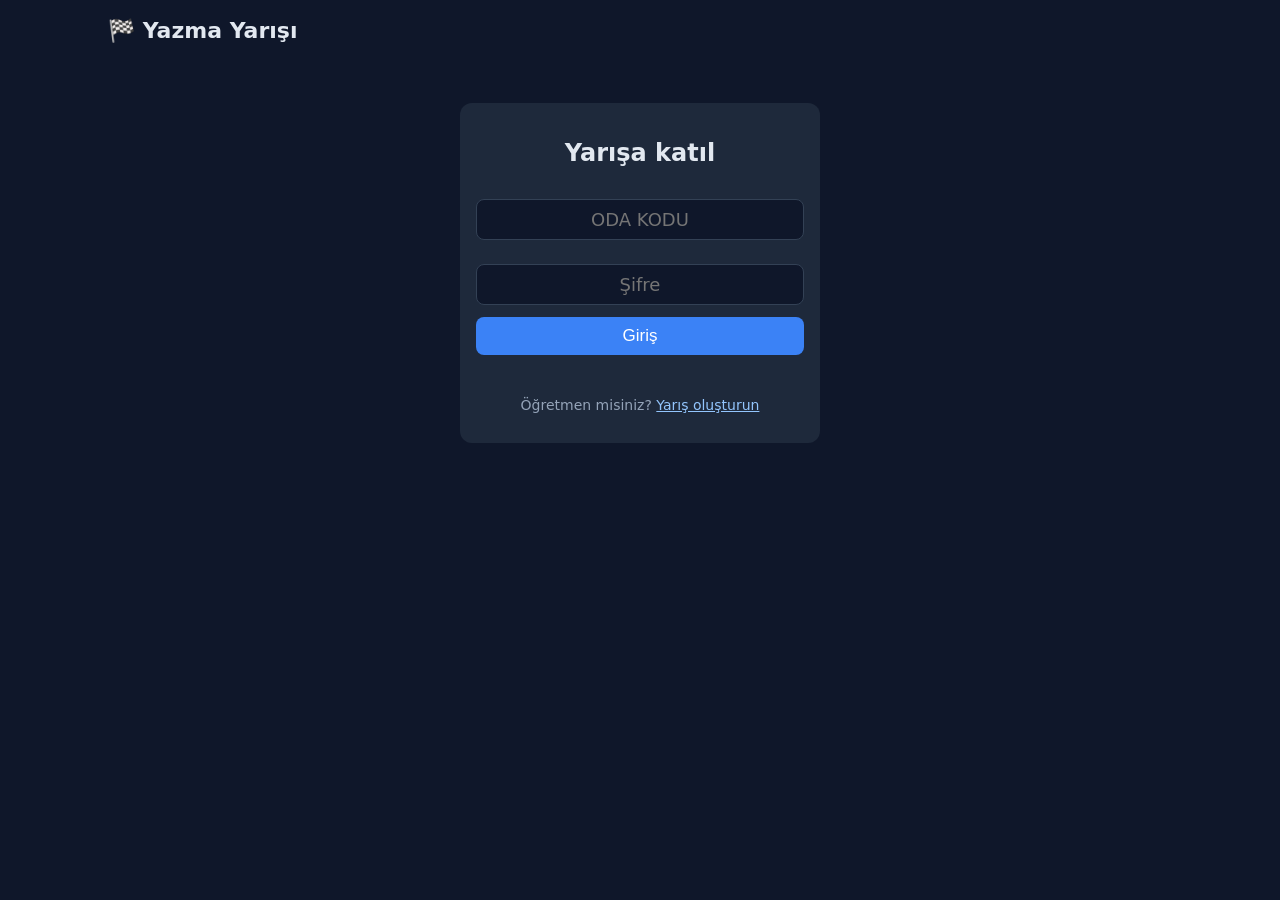
<file: index.html>
<!DOCTYPE html>
<html lang="tr">
<head>
<meta charset="utf-8">
<meta name="viewport" content="width=device-width, initial-scale=1">
<title>Yazma Yarışı</title>
<link rel="stylesheet" href="style.css">
</head>
<body>
<div class="wrap">
  <header>
    <h1>🏁 Yazma Yarışı</h1>
    <div><span id="whoami" class="muted"></span> <button id="logoutBtn" class="ghost hidden">Çıkış</button></div>
  </header>

  <div id="loginView" class="card login">
    <h2>Yarışa katıl</h2>
    <form id="loginForm">
      <input id="codeInp" placeholder="Oda kodu" autocomplete="off" maxlength="8" style="text-transform:uppercase">
      <input id="passInp" type="password" placeholder="Şifre" autocomplete="off">
      <button type="submit" id="joinBtn">Giriş</button>
    </form>
    <div id="loginErr" class="err"></div>
    <p class="muted" style="margin-top:22px">Öğretmen misiniz? <a href="ogretmen.html">Yarış oluşturun</a></p>
  </div>

  <div id="gameView" class="hidden">
    <div class="card">
      <div id="statusLine">Bağlanıyor…</div>
      <div id="textBox" class="textbox" style="margin-top:10px"></div>
      <textarea id="typeInput" disabled spellcheck="false" autocomplete="off" autocorrect="off" autocapitalize="off" placeholder="Yarış başlayınca buraya yazın…"></textarea>
      <div class="stats">
        <div>Süre<br><b id="stTime">0.0 sn</b></div>
        <div>Hız<br><b id="stWpm">0</b> <span class="muted">kel/dk</span></div>
        <div>İlerleme<br><b id="stPct">%0</b></div>
        <div>Hata<br><b id="stErr">0</b></div>
      </div>
    </div>
    <div class="card" style="padding:10px"><canvas id="track"></canvas></div>
    <div class="card">
      <h3 style="margin-top:0">Sıralama</h3>
      <table><thead><tr><th>#</th><th>Oyuncu</th><th>Durum</th><th>İlerleme</th><th>Süre</th><th>Hız</th><th>Doğruluk</th></tr></thead>
      <tbody id="results"></tbody></table>
    </div>
  </div>
</div>

<script src="lib/trystero.min.js"></script>
<script src="common.js"></script>
<script src="player.js"></script>
</body>
</html>
</file>
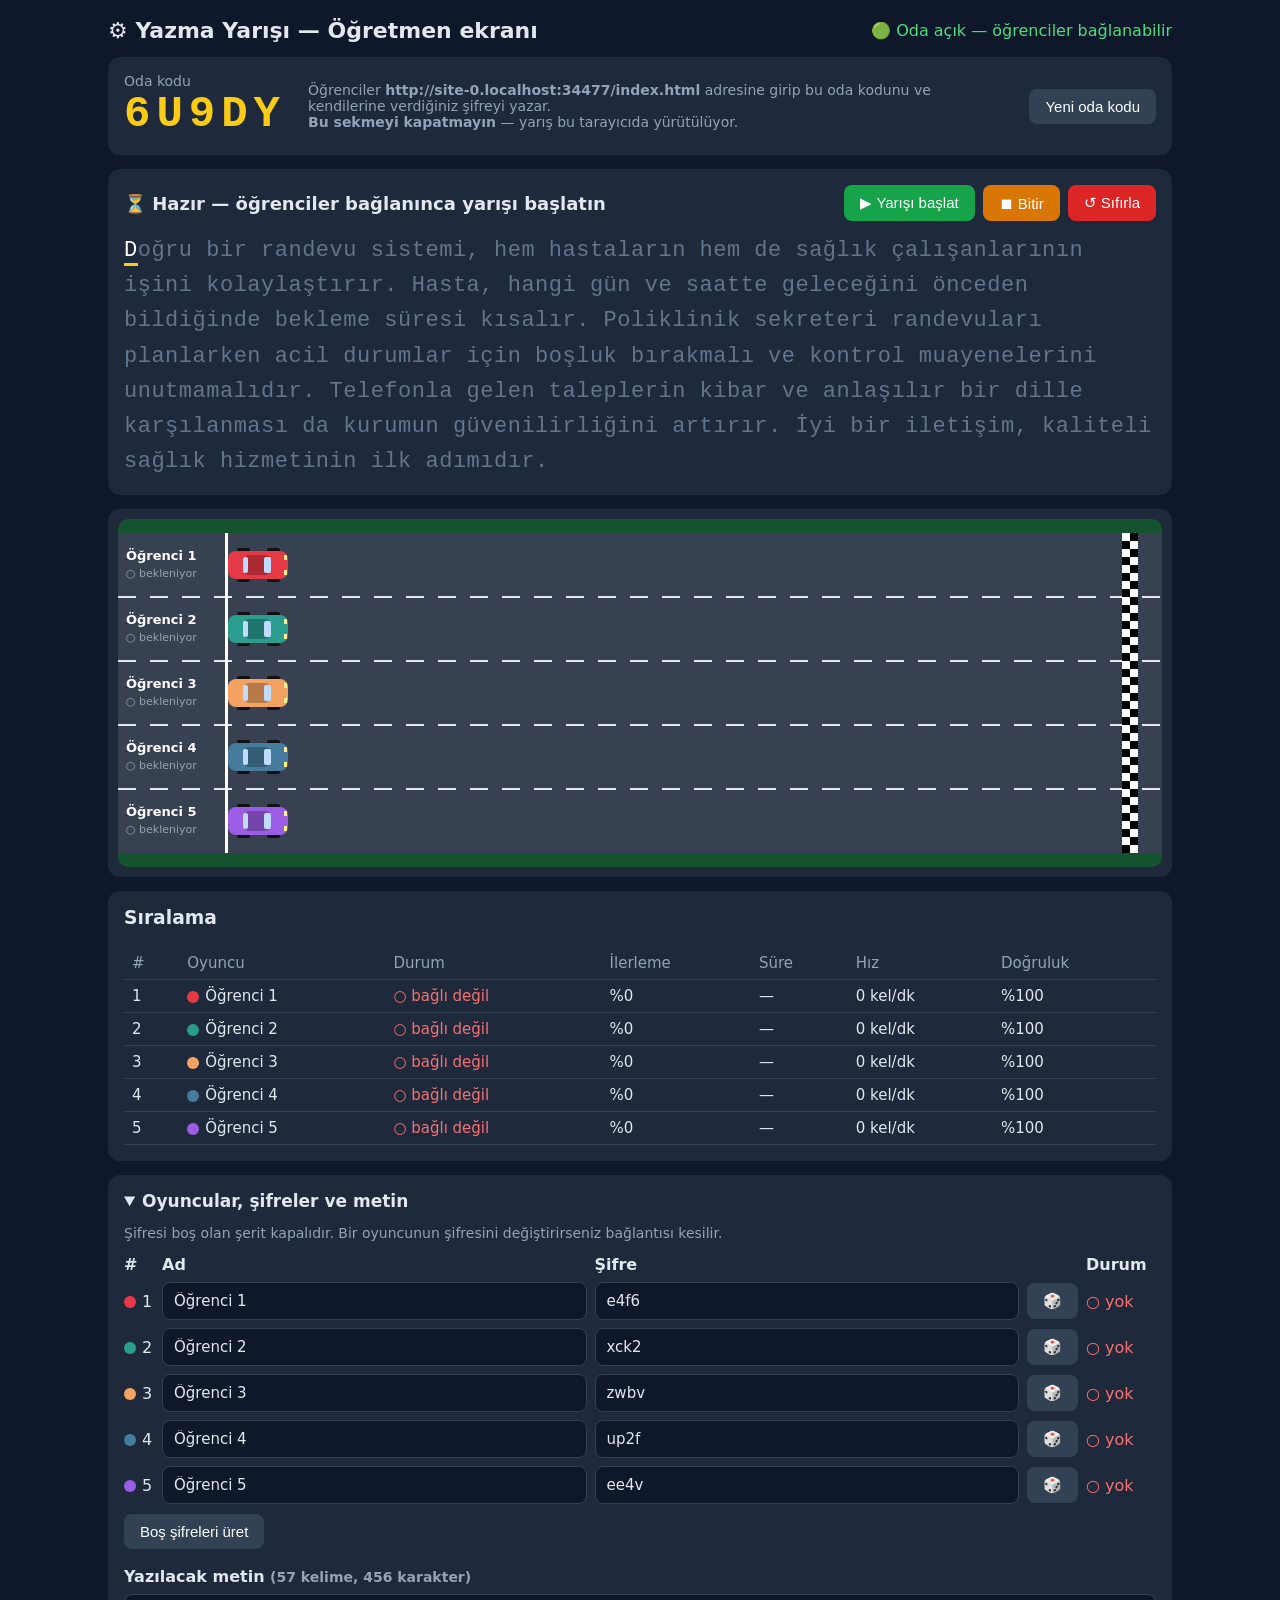
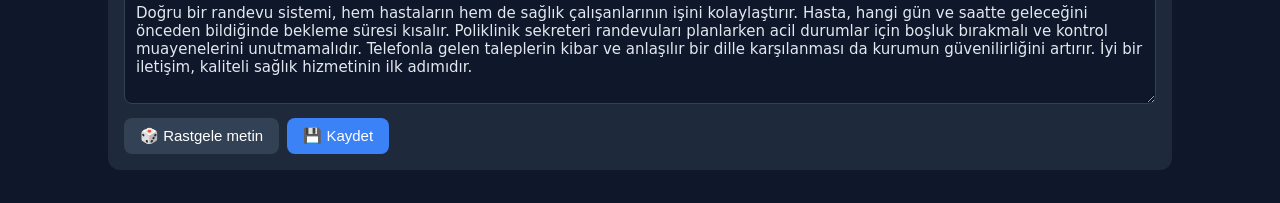
<file: ogretmen.html>
<!DOCTYPE html>
<html lang="tr">
<head>
<meta charset="utf-8">
<meta name="viewport" content="width=device-width, initial-scale=1">
<title>Yazma Yarışı — Öğretmen</title>
<link rel="stylesheet" href="style.css">
</head>
<body>
<div class="wrap">
  <header>
    <h1>⚙️ Yazma Yarışı — Öğretmen ekranı</h1>
    <span id="netStatus" class="muted">Bağlanıyor…</span>
  </header>

  <div class="card roomcard">
    <div>
      <div class="muted">Oda kodu</div>
      <div id="roomCode" class="roomcode">——</div>
    </div>
    <div class="muted" style="flex:1">
      Öğrenciler <b id="joinUrl"></b> adresine girip bu oda kodunu ve kendilerine verdiğiniz şifreyi yazar.<br>
      <b>Bu sekmeyi kapatmayın</b> — yarış bu tarayıcıda yürütülüyor.
    </div>
    <button id="newCodeBtn" class="ghost">Yeni oda kodu</button>
  </div>

  <div class="card">
    <div style="display:flex;justify-content:space-between;align-items:center;gap:10px;flex-wrap:wrap">
      <div id="raceStatus" style="font-size:18px;font-weight:600"></div>
      <div class="btns">
        <button id="startBtn" class="green">▶ Yarışı başlat</button>
        <button id="stopBtn" class="orange">⏹ Bitir</button>
        <button id="resetBtn" class="red">↺ Sıfırla</button>
      </div>
    </div>
    <div id="textBox" class="textbox" style="margin-top:12px"></div>
  </div>

  <div class="card" style="padding:10px"><canvas id="track"></canvas></div>

  <div class="card">
    <h3 style="margin-top:0">Sıralama</h3>
    <table><thead><tr><th>#</th><th>Oyuncu</th><th>Durum</th><th>İlerleme</th><th>Süre</th><th>Hız</th><th>Doğruluk</th></tr></thead>
    <tbody id="results"></tbody></table>
  </div>

  <details class="card" id="settings" open>
    <summary><b>Oyuncular, şifreler ve metin</b></summary>
    <p class="muted">Şifresi boş olan şerit kapalıdır. Bir oyuncunun şifresini değiştirirseniz bağlantısı kesilir.</p>
    <div class="grid" id="playerRows"></div>
    <div class="btns" style="margin-top:10px"><button id="genAllBtn" class="ghost">Boş şifreleri üret</button></div>

    <h4>Yazılacak metin <span id="wc" class="muted"></span></h4>
    <textarea id="adminText"></textarea>
    <div class="btns" style="margin-top:10px">
      <button id="randomBtn" class="ghost">🎲 Rastgele metin</button>
      <button id="saveBtn">💾 Kaydet</button>
    </div>
  </details>
</div>
<div id="toast" class="toast"></div>

<script src="lib/trystero.min.js"></script>
<script src="texts.js"></script>
<script src="common.js"></script>
<script src="host.js"></script>
</body>
</html>
</file>
<file: style.css>
* { box-sizing: border-box; }
body { margin: 0; font-family: system-ui, -apple-system, "Segoe UI", Roboto, sans-serif; background: #0f172a; color: #e2e8f0; }
a { color: #93c5fd; }
.wrap { max-width: 1100px; margin: 0 auto; padding: 18px; }
header { display: flex; align-items: center; justify-content: space-between; gap: 12px; margin-bottom: 14px; }
header h1 { font-size: 22px; margin: 0; }
.muted { color: #94a3b8; font-size: 14px; }
.card { background: #1e293b; border-radius: 12px; padding: 16px; margin-bottom: 14px; }
.hidden { display: none !important; }
button { background: #3b82f6; color: #fff; border: 0; border-radius: 8px; padding: 9px 16px; font-size: 15px; cursor: pointer; }
button:hover { filter: brightness(1.1); }
button.ghost { background: #334155; }
button.green { background: #16a34a; }
button.red { background: #dc2626; }
button.orange { background: #d97706; }
input, textarea { background: #0f172a; color: #e2e8f0; border: 1px solid #334155; border-radius: 8px; padding: 9px 11px; font-size: 15px; font-family: inherit; }
input:focus, textarea:focus { outline: 2px solid #3b82f6; border-color: transparent; }

/* Giriş */
.login { max-width: 360px; margin: 60px auto; text-align: center; }
.login input { width: 100%; margin: 12px 0; font-size: 18px; text-align: center; }
.login button { width: 100%; font-size: 17px; }
.err { color: #f87171; min-height: 20px; font-size: 14px; }

/* Metin */
.textbox { font-family: "Consolas", "Courier New", monospace; font-size: 22px; line-height: 1.6; letter-spacing: .5px; user-select: none; cursor: text; word-wrap: break-word; }
.textbox .ok { color: #4ade80; }
.textbox .bad { color: #fff; background: #dc2626; border-radius: 2px; }
.textbox .cur { border-bottom: 3px solid #facc15; color: #fff; }
.textbox .rest { color: #64748b; }
#typeInput { width: 100%; margin-top: 12px; font-family: "Consolas", monospace; font-size: 20px; resize: none; height: 56px; }
#typeInput:disabled { opacity: .5; }

.stats { display: flex; gap: 22px; flex-wrap: wrap; margin-top: 10px; font-size: 15px; }
.stats b { font-size: 20px; color: #fff; }
#statusLine { font-size: 18px; font-weight: 600; }

/* Pist */
#track { width: 100%; display: block; border-radius: 10px; }

/* Tablo */
table { width: 100%; border-collapse: collapse; font-size: 15px; }
th, td { text-align: left; padding: 7px 8px; border-bottom: 1px solid #334155; }
th { color: #94a3b8; font-weight: 500; }
.dot { display: inline-block; width: 12px; height: 12px; border-radius: 50%; vertical-align: middle; margin-right: 6px; }
.on { color: #4ade80; } .off { color: #64748b; }

/* Admin */
.grid { display: grid; grid-template-columns: 30px 1fr 1fr auto 70px; gap: 8px; align-items: center; }
.grid input { width: 100%; }
.btns { display: flex; gap: 8px; flex-wrap: wrap; }
#adminText { width: 100%; min-height: 110px; }
.toast { position: fixed; bottom: 20px; right: 20px; background: #16a34a; color: #fff; padding: 10px 16px; border-radius: 8px; opacity: 0; transition: opacity .3s; }
.toast.show { opacity: 1; }
.toast.bad { background: #dc2626; }

/* Statik sürüm ekleri */
.roomcard { display: flex; align-items: center; gap: 22px; flex-wrap: wrap; }
.roomcode { font-family: "Consolas", monospace; font-size: 44px; font-weight: 800; letter-spacing: 6px; color: #facc15; }
details summary { cursor: pointer; font-size: 17px; }
h4 { margin: 18px 0 8px; }
.on { color: #4ade80; } .off { color: #f87171; }
.textbox { max-height: 260px; overflow-y: auto; }
</file>
